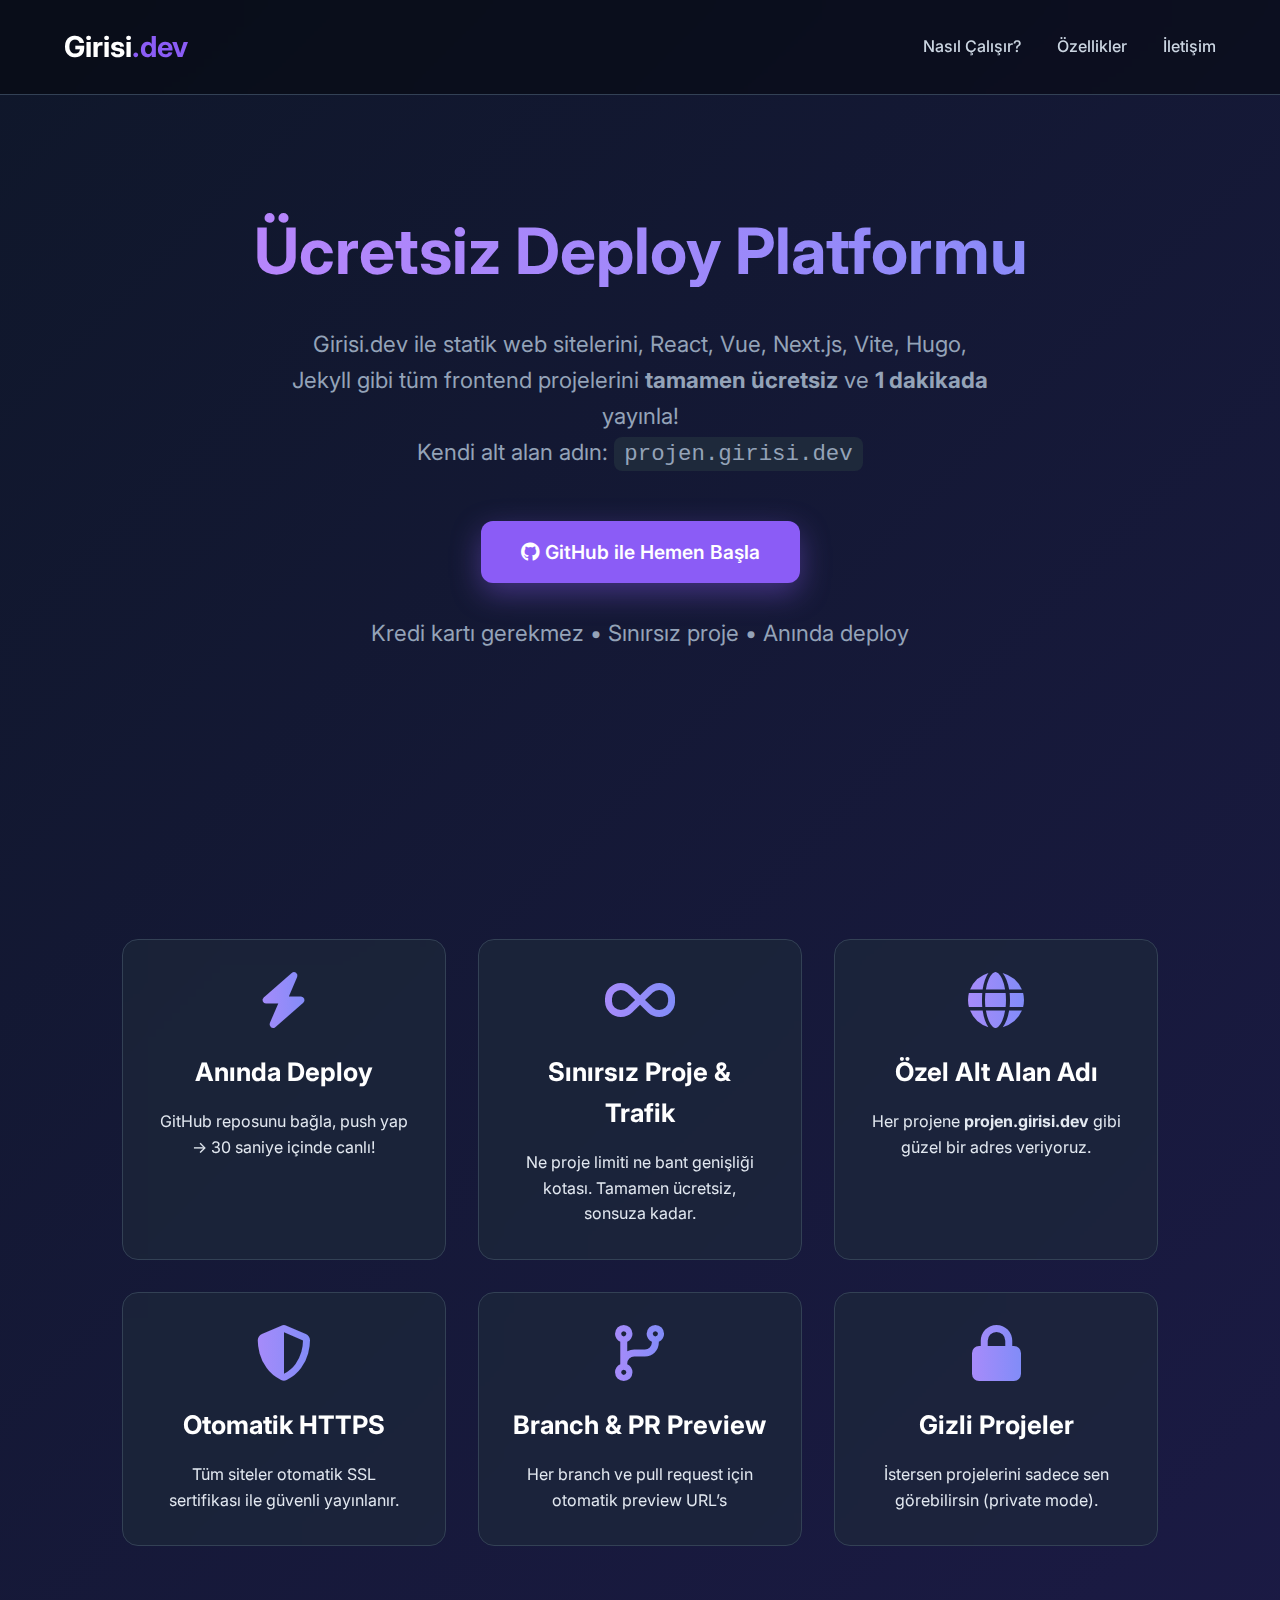
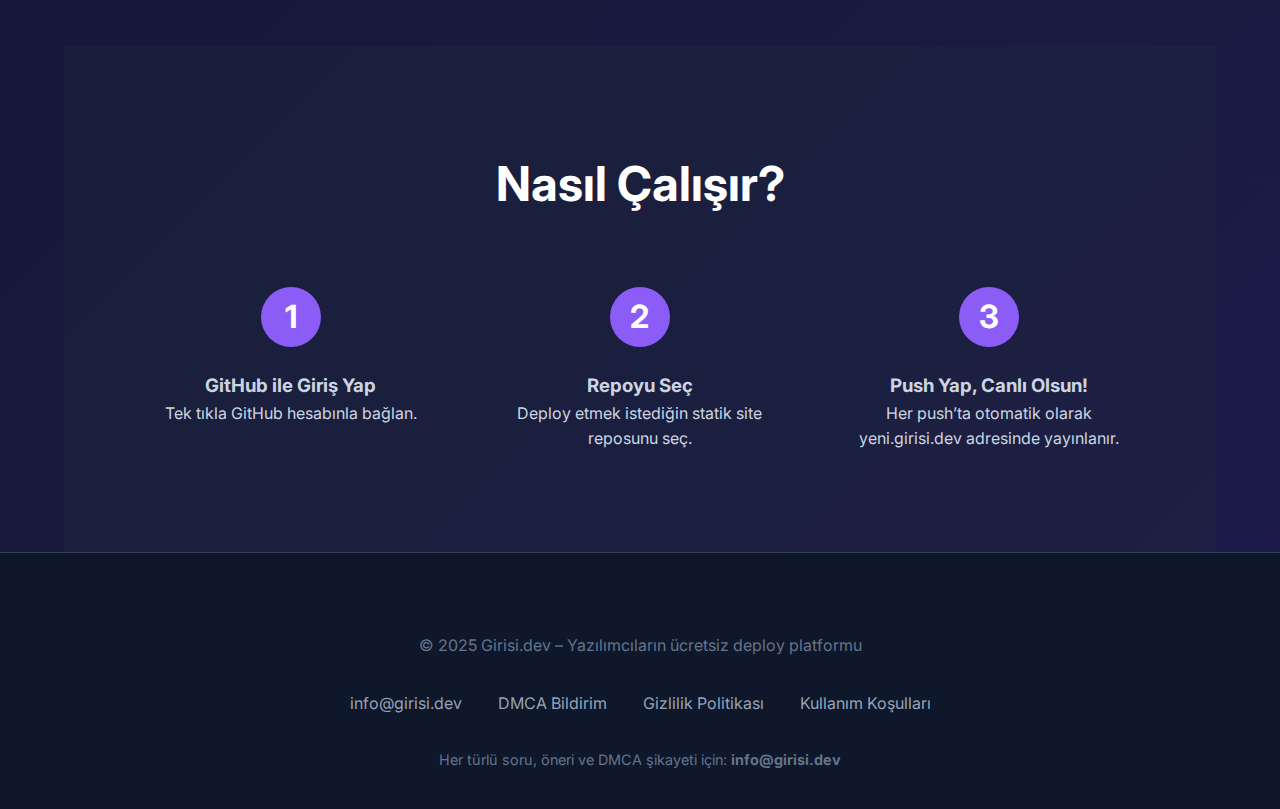
<file: info.html>
<!DOCTYPE html>
<html lang="tr">
<head>
  <meta charset="UTF-8" />
  <meta name="viewport" content="width=device-width, initial-scale=1.0"/>
  <meta name="description" content="Girisi.dev – Yazılımcılar için tamamen ÜCRETSİZ statik site ve frontend projesi deploy platformu. Tek tıkla xx.girisi.dev alt alanında yayınla!"/>
  <title>Girisi.dev – Ücretsiz Deploy Platformu</title>

  <!-- Google Fonts -->
  <link href="https://fonts.googleapis.com/css2?family=Inter:wght@300;400;500;600;700&family=JetBrains+Mono:wght@400;500&display=swap" rel="stylesheet">

  <!-- Font Awesome -->
  <link rel="stylesheet" href="https://cdnjs.cloudflare.com/ajax/libs/font-awesome/6.5.0/css/all.min.css"/>

  <style>
    :root {
      --primary: #6366f1;
      --primary-dark: #5b21b6;
      --primary-light: #8b5cf6;
      --dark: #0f172a;
      --gray: #1e293b;
      --light: #f8fafc;
      --border: #334155;
    }

    * { margin:0; padding:0; box-sizing:border-box; }
    body {
      font-family: 'Inter', sans-serif;
      background: linear-gradient(135deg, #0f172a 0%, #1e1b4b 100%);
      color: #e2e8f0;
      min-height: 100vh;
      line-height: 1.6;
    }

    header {
      padding: 1.5rem 5%;
      display: flex;
      justify-content: space-between;
      align-items: center;
      backdrop-filter: blur(10px);
      background: rgba(0,0,0,0.4);
      position: fixed;
      width: 100%;
      top: 0;
      z-index: 1000;
      border-bottom: 1px solid var(--border);
    }

    .logo {
      font-size: 1.8rem;
      font-weight: 700;
      color: white;
      text-decoration: none;
    }

    .logo span { color: var(--primary-light); }

    nav a {
      color: #cbd5e1;
      text-decoration: none;
      margin-left: 2rem;
      font-weight: 500;
      transition: color 0.3s;
    }

    nav a:hover { color: var(--primary-light); }

    main { margin-top: 100px; padding: 0 5%; }

    .hero {
      text-align: center;
      padding: 100px 0 140px;
      max-width: 1100px;
      margin: 0 auto;
    }

    .hero h1 {
      font-size: 4rem;
      margin-bottom: 1.5rem;
      background: linear-gradient(90deg, #c084fc, #818cf8);
      -webkit-background-clip: text;
      -webkit-text-fill-color: transparent;
    }

    .hero p {
      font-size: 1.4rem;
      color: #94a3b8;
      max-width: 700px;
      margin: 0 auto 3rem;
    }

    .cta-button {
      display: inline-block;
      background: var(--primary-light);
      color: white;
      padding: 16px 40px;
      border-radius: 12px;
      font-size: 1.2rem;
      font-weight: 600;
      text-decoration: none;
      box-shadow: 0 10px 30px rgba(139,92,246,0.4);
      transition: all 0.3s;
    }

    .cta-button:hover {
      transform: translateY(-5px);
      box-shadow: 0 20px 40px rgba(139,92,246,0.5);
    }

    .features {
      display: grid;
      grid-template-columns: repeat(auto-fit, minmax(300px, 1fr));
      gap: 2rem;
      max-width: 1200px;
      margin: 100px auto;
      padding: 0 5%;
    }

    .feature-card {
      background: rgba(30,41,59,0.6);
      backdrop-filter: blur(10px);
      border: 1px solid var(--border);
      border-radius: 16px;
      padding: 2rem;
      text-align: center;
      transition: transform 0.3s;
    }

    .feature-card:hover { transform: translateY(-10px); }

    .feature-card i {
      font-size: 3.5rem;
      background: linear-gradient(90deg, #a78bfa, #818cf8);
      -webkit-background-clip: text;
      -webkit-text-fill-color: transparent;
      margin-bottom: 1.5rem;
    }

    .feature-card h3 {
      font-size: 1.6rem;
      margin-bottom: 1rem;
      color: white;
    }

    .how-it-works {
      background: rgba(30,41,59,0.4);
      padding: 100px 5%;
      text-align: center;
    }

    .how-it-works h2 {
      font-size: 3rem;
      margin-bottom: 4rem;
      color: white;
    }

    .steps {
      display: flex;
      justify-content: center;
      flex-wrap: wrap;
      gap: 3rem;
      max-width: 1000px;
      margin: 0 auto;
    }

    .step {
      flex: 1;
      min-width: 250px;
      color: #cbd5e1;
    }

    .step-number {
      width: 60px;
      height: 60px;
      background: var(--primary-light);
      color: white;
      border-radius: 50%;
      display: flex;
      align-items: center;
      justify-content: center;
      font-size: 2rem;
      font-weight: bold;
      margin: 0 auto 1.5rem;
    }

    footer {
      background: #0f172a;
      padding: 80px 5% 40px;
      border-top: 1px solid var(--border);
      text-align: center;
      color: #64748b;
    }

    .footer-links a {
      color: #94a3b8;
      text-decoration: none;
      margin: 0 1rem;
    }

    .footer-links a:hover { color: var(--primary-light); }

    @media (max-width: 768px) {
      .hero h1 { font-size: 2.8rem; }
      .hero p { font-size: 1.1rem; }
      header { padding: 1rem 5%; }
      nav { display: none; }
    }
  </style>
</head>
<body>

  <header>
    <a href="#" class="logo">Girisi<span>.dev</span></a>
    <nav>
      <a href="#nasil-calisir">Nasıl Çalışır?</a>
      <a href="#ozellikler">Özellikler</a>
      <a href="mailto:info@girisi.dev">İletişim</a>
    </nav>
  </header>

  <main>
    <section class="hero">
      <h1>Ücretsiz Deploy Platformu</h1>
      <p>
        Girisi.dev ile statik web sitelerini, React, Vue, Next.js, Vite, Hugo, Jekyll gibi tüm frontend projelerini <strong>tamamen ücretsiz</strong> ve <strong>1 dakikada</strong> yayınla!<br>
        Kendi alt alan adın: <code style="background:#1e293b;padding:4px 10px;border-radius:8px;">projen.girisi.dev</code>
      </p>
      <a href="https://github.com/login/oauth/authorize?client_id=YOUR_GITHUB_CLIENT_ID" class="cta-button">
        <i class="fab fa-github"></i> GitHub ile Hemen Başla
      </a>
      <p style="margin-top:2rem; color:#94a3b8;">
        Kredi kartı gerekmez • Sınırsız proje • Anında deploy
      </p>
    </section>

    <section class="features" id="ozellikler">
      <div class="feature-card">
        <i class="fas fa-bolt"></i>
        <h3>Anında Deploy</h3>
        <p>GitHub reposunu bağla, push yap → 30 saniye içinde canlı!</p>
      </div>
      <div class="feature-card">
        <i class="fas fa-infinity"></i>
        <h3>Sınırsız Proje & Trafik</h3>
        <p>Ne proje limiti ne bant genişliği kotası. Tamamen ücretsiz, sonsuza kadar.</p>
      </div>
      <div class="feature-card">
        <i class="fas fa-globe"></i>
        <h3>Özel Alt Alan Adı</h3>
        <p>Her projene <strong>projen.girisi.dev</strong> gibi güzel bir adres veriyoruz.</p>
      </div>
      <div class="feature-card">
        <i class="fas fa-shield-alt"></i>
        <h3>Otomatik HTTPS</h3>
        <p>Tüm siteler otomatik SSL sertifikası ile güvenli yayınlanır.</p>
      </div>
      <div class="feature-card">
        <i class="fas fa-code-branch"></i>
        <h3>Branch & PR Preview</h3>
        <p>Her branch ve pull request için otomatik preview URL’s</p>
      </div>
      <div class="feature-card">
        <i class="fas fa-lock"></i>
        <h3>Gizli Projeler</h3>
        <p>İstersen projelerini sadece sen görebilirsin (private mode).</p>
      </div>
    </section>

    <section class="how-it-works" id="nasil-calisir">
      <h2>Nasıl Çalışır?</h2>
      <div class="steps">
        <div class="step">
          <div class="step-number">1</div>
          <h3>GitHub ile Giriş Yap</h3>
          <p>Tek tıkla GitHub hesabınla bağlan.</p>
        </div>
        <div class="step">
          <div class="step-number">2</div>
          <h3>Repoyu Seç</h3>
          <p>Deploy etmek istediğin statik site reposunu seç.</p>
        </div>
        <div class="step">
          <div class="step-number">3</div>
          <h3>Push Yap, Canlı Olsun!</h3>
          <p>Her push’ta otomatik olarak yeni.girisi.dev adresinde yayınlanır.</p>
        </div>
      </div>
    </section>
  </main>

  <footer>
    <p>&copy; 2025 Girisi.dev – Yazılımcıların ücretsiz deploy platformu</p>
    <div class="footer-links" style="margin: 2rem 0;">
      <a href="mailto:info@girisi.dev">info@girisi.dev</a>
      <a href="/dmca">DMCA Bildirim</a>
      <a href="/privacy">Gizlilik Politikası</a>
      <a href="/terms">Kullanım Koşulları</a>
    </div>
    <p style="margin-top:2rem; font-size:0.9rem;">
      Her türlü soru, öneri ve DMCA şikayeti için: <strong>info@girisi.dev</strong>
    </p>
  </footer>

</body>
</html>
</file>
